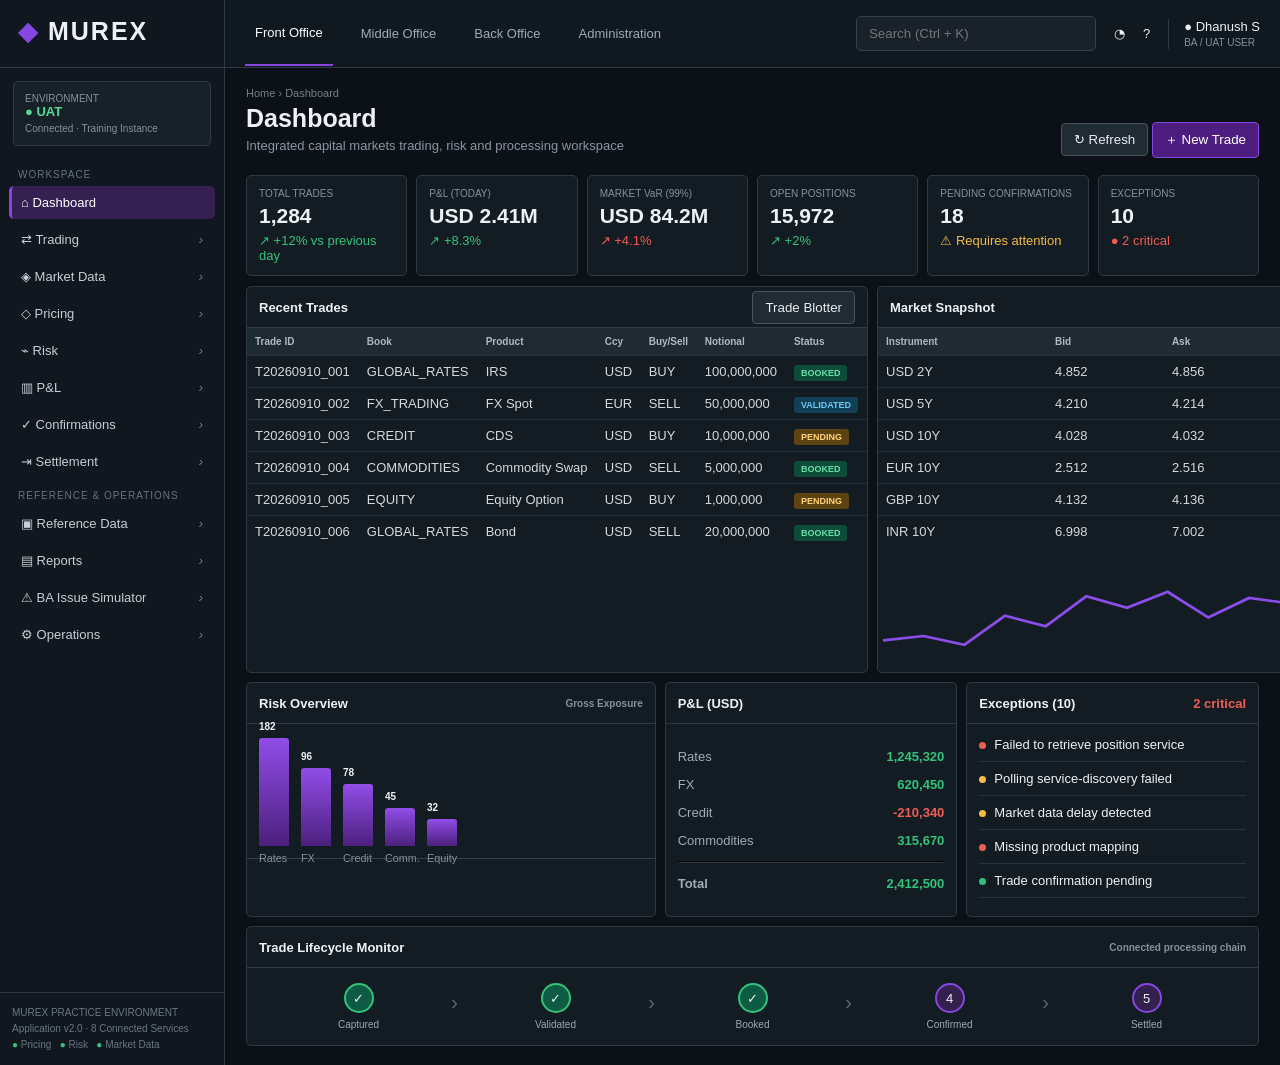
<file: index.html>
<!doctype html><html><head><meta charset="UTF-8"><meta name="viewport" content="width=device-width,initial-scale=1"><title>MUREX Enterprise Practice Environment</title><style>:root{--bg:#0b1117;--p:#141c23;--p2:#1b252e;--line:#2d3944;--t:#eef2f5;--m:#8996a1;--v:#8547df;--v2:#4e1d80;--teal:#009b91;--g:#32c27a;--y:#f4bb45;--r:#ee5d55}*{box-sizing:border-box}body{margin:0;background:var(--bg);color:var(--t);font:13px Segoe UI,Arial,sans-serif}.app{display:grid;grid-template-columns:225px 1fr;min-height:100vh}.side{background:#10171e;border-right:1px solid var(--line);display:flex;flex-direction:column}.logo{height:68px;padding:17px 18px;border-bottom:1px solid var(--line);font-size:25px;font-weight:800;letter-spacing:2px}.logo i{color:var(--v);font-style:normal}.env{margin:13px;background:#182128;border:1px solid var(--line);border-radius:5px;padding:11px}.env b{color:#56db95}.sec{padding:10px 18px 4px;color:#66747f;font-size:10px;text-transform:uppercase;letter-spacing:1px}.nav{margin:2px 9px;padding:9px 12px;border-radius:5px;color:#c6cfd6;cursor:pointer;display:flex;gap:10px;align-items:center}.nav:hover,.nav.active{background:#352052;color:#fff;border-left:3px solid var(--v);padding-left:9px}.arr{margin-left:auto;color:#74818b}.foot{margin-top:auto;border-top:1px solid var(--line);padding:12px;color:#697681;font-size:10px;line-height:1.6}.main{min-width:0}.top{height:68px;background:#111920;border-bottom:1px solid var(--line);display:flex;align-items:center;padding:0 20px;gap:18px}.top span{padding:24px 10px;color:#9faab3}.top span.active{color:#fff;border-bottom:2px solid var(--v)}.search{margin-left:auto;background:#19222a;border:1px solid #35434e;border-radius:5px;padding:9px 12px;color:white;width:240px}.user{border-left:1px solid var(--line);padding-left:15px}.work{padding:19px 21px}.crumb{color:#74818c;font-size:11px;margin-bottom:5px}.head{display:flex;justify-content:space-between;align-items:end}.head h1{margin:0;font-size:25px}.head p{margin:5px 0;color:var(--m)}button{border:1px solid #46545f;background:#202b34;color:#e8edf1;padding:8px 12px;border-radius:4px;cursor:pointer}button:hover{border-color:var(--v)}button.primary{background:var(--v2);border-color:var(--v);color:#fff}.kpis{display:grid;grid-template-columns:repeat(6,1fr);gap:9px;margin:17px 0 10px}.kpi,.panel{background:var(--p);border:1px solid var(--line);border-radius:5px}.kpi{padding:12px}.label{color:#84919c;font-size:10px}.val{font-size:21px;font-weight:700;margin:5px 0}.g{color:var(--g)}.y{color:var(--y)}.r{color:var(--r)}.grid{display:grid;grid-template-columns:2fr 1fr;gap:9px;margin-bottom:9px}.grid3{display:grid;grid-template-columns:1.4fr 1fr 1fr;gap:9px;margin-bottom:9px}.ph{height:41px;border-bottom:1px solid var(--line);padding:11px 12px;display:flex;justify-content:space-between;align-items:center;font-weight:700}.tablewrap{overflow:auto}.tbl{width:100%;border-collapse:collapse;min-width:620px}.tbl th{background:#202a32;color:#aeb9c2;text-align:left;padding:8px;font-size:10px}.tbl td{padding:8px;border-top:1px solid #27323b;color:#d3dbe0}.tbl tr:hover td{background:#1b252d}.badge{padding:3px 7px;border-radius:3px;font-size:9px;font-weight:700}.booked{background:#0c4c39;color:#68dda5}.validated{background:#103f56;color:#68c9f5}.pending{background:#5d4312;color:#ffd477}.error{background:#5b211e;color:#ff8e86}.module{padding:12px}.module p{color:#a0abb3}.chart{height:135px;padding:12px;display:flex;align-items:end;gap:12px;border-bottom:1px solid #35414a}.bar{width:30px;background:linear-gradient(#914de8,#4c207d);position:relative;border-radius:3px 3px 0 0}.bar b{position:absolute;top:-17px;font-size:10px}.bar small{position:absolute;bottom:-18px;color:#81909a}.line{height:125px;padding:5px}.line svg{width:100%;height:100%}.life{display:flex;padding:15px;gap:4px}.stage{flex:1;text-align:center;position:relative}.stage:after{content:'›';position:absolute;right:-3px;top:8px;color:#596771;font-size:20px}.stage:last-child:after{display:none}.circle{width:30px;height:30px;border-radius:50%;display:grid;place-items:center;margin:auto;background:#34204e;border:2px solid var(--v)}.done .circle{background:#0c5b42;border-color:#32c27a}.stage small{display:block;color:#9ca7af;margin-top:6px;font-size:10px}.alerts{padding:4px 12px}.alert{padding:9px 0;border-bottom:1px solid #27323b}.dot{display:inline-block;width:7px;height:7px;border-radius:50%;background:var(--g);margin-right:8px}.dot.y{background:var(--y)}.dot.r{background:var(--r)}.form{display:grid;grid-template-columns:repeat(3,1fr);gap:11px;padding:14px}.field label{display:block;color:#8996a1;font-size:10px;margin-bottom:5px}.field input,.field select,.field textarea{width:100%;background:#10171d;border:1px solid #35424d;color:#e8edf0;border-radius:4px;padding:9px}.field textarea{min-height:75px}.actions{padding:0 14px 14px;display:flex;gap:7px}.tabs{display:flex;gap:4px}.tab{padding:6px 9px;background:#1a242c;border-radius:4px;color:#8c98a2;cursor:pointer}.tab.active{background:#3a205b;color:#fff}.notice{margin:0 14px 14px;padding:10px;background:#123c2e;color:#79e3b1;border-radius:4px}.toast{display:none;position:fixed;right:20px;bottom:20px;padding:12px 16px;background:#14372b;border:1px solid #25865e;border-radius:5px;color:#a0f1c8}.cards{display:grid;grid-template-columns:repeat(3,1fr);gap:9px}.cards .panel{padding:14px}@media(max-width:1100px){.kpis{grid-template-columns:repeat(3,1fr)}.grid,.grid3{grid-template-columns:1fr}.top span{display:none}}@media(max-width:700px){.app{grid-template-columns:1fr}.side{display:none}.kpis{grid-template-columns:1fr 1fr}.form{grid-template-columns:1fr}.search{width:130px}.work{padding:13px}}
</style></head><body><div class="app"><aside class="side"><div class="logo"><i>◆</i> MUREX</div><div class="env"><div class="label">ENVIRONMENT</div><b>● UAT</b><div class="label" style="margin-top:4px">Connected · Training Instance</div></div><div class="sec">Workspace</div><div class="nav active" data-p="Dashboard">⌂ Dashboard</div><div class="nav" data-p="Trading">⇄ Trading <em class="arr">›</em></div><div class="nav" data-p="Market Data">◈ Market Data <em class="arr">›</em></div><div class="nav" data-p="Pricing">◇ Pricing <em class="arr">›</em></div><div class="nav" data-p="Risk">⌁ Risk <em class="arr">›</em></div><div class="nav" data-p="P&L">▥ P&L <em class="arr">›</em></div><div class="nav" data-p="Confirmations">✓ Confirmations <em class="arr">›</em></div><div class="nav" data-p="Settlement">⇥ Settlement <em class="arr">›</em></div><div class="sec">Reference & Operations</div><div class="nav" data-p="Reference Data">▣ Reference Data <em class="arr">›</em></div><div class="nav" data-p="Reports">▤ Reports <em class="arr">›</em></div><div class="nav" data-p="BA Issues">⚠ BA Issue Simulator <em class="arr">›</em></div><div class="nav" data-p="Operations">⚙ Operations <em class="arr">›</em></div><div class="foot">MUREX PRACTICE ENVIRONMENT<br>Application v2.0 · 8 Connected Services<br><span class="g">●</span> Pricing &nbsp; <span class="g">●</span> Risk &nbsp; <span class="g">●</span> Market Data</div></aside><main class="main"><header class="top"><span class="active">Front Office</span><span>Middle Office</span><span>Back Office</span><span>Administration</span><input class="search" placeholder="Search (Ctrl + K)"><div>◔</div><div>?</div><div class="user">● Dhanush S<br><small class="label">BA / UAT USER</small></div></header><section class="work"><div class="crumb">Home › <span id="crumb">Dashboard</span></div><div class="head"><div><h1 id="title">Dashboard</h1><p id="sub">Integrated capital markets trading, risk and processing workspace</p></div><div><button onclick="toast('Environment health check completed')">↻ Refresh</button> <button class="primary" onclick="go('Trading')">＋ New Trade</button></div></div><div id="page"></div></section></main></div><div id="toast" class="toast"></div><script>
const S={trades:[['T20260910_001','GLOBAL_RATES','IRS','USD','BUY','100,000,000','BOOKED'],['T20260910_002','FX_TRADING','FX Spot','EUR','SELL','50,000,000','VALIDATED'],['T20260910_003','CREDIT','CDS','USD','BUY','10,000,000','PENDING'],['T20260910_004','COMMODITIES','Commodity Swap','USD','SELL','5,000,000','BOOKED'],['T20260910_005','EQUITY','Equity Option','USD','BUY','1,000,000','PENDING'],['T20260910_006','GLOBAL_RATES','Bond','USD','SELL','20,000,000','BOOKED']],market:[['USD 2Y','4.852','4.856','4.854','+2.3'],['USD 5Y','4.210','4.214','4.212','+1.8'],['USD 10Y','4.028','4.032','4.030','+1.4'],['EUR 10Y','2.512','2.516','2.514','-0.6'],['GBP 10Y','4.132','4.136','4.134','+0.3'],['INR 10Y','6.998','7.002','7.000','+0.5']]};
function T(rows,heads){return '<div class="tablewrap"><table class="tbl"><tr>'+heads.map(h=>'<th>'+h+'</th>').join('')+'</tr>'+rows.map(r=>'<tr>'+r.map((x,i)=>'<td>'+(['BOOKED','VALIDATED','PENDING','CONFIRMED','SETTLED','FAILED'].includes(x)?'<span class="badge '+x.toLowerCase()+'">'+x+'</span>':x)+'</td>').join('')+'</tr>').join('')+'</table></div>'}
function dashboard(){return `<div class="kpis"><div class="kpi"><div class="label">TOTAL TRADES</div><div class="val">1,284</div><div class="g">↗ +12% vs previous day</div></div><div class="kpi"><div class="label">P&L (TODAY)</div><div class="val">USD 2.41M</div><div class="g">↗ +8.3%</div></div><div class="kpi"><div class="label">MARKET VaR (99%)</div><div class="val">USD 84.2M</div><div class="r">↗ +4.1%</div></div><div class="kpi"><div class="label">OPEN POSITIONS</div><div class="val">15,972</div><div class="g">↗ +2%</div></div><div class="kpi"><div class="label">PENDING CONFIRMATIONS</div><div class="val">18</div><div class="y">⚠ Requires attention</div></div><div class="kpi"><div class="label">EXCEPTIONS</div><div class="val">10</div><div class="r">● 2 critical</div></div></div><div class="grid"><div class="panel"><div class="ph">Recent Trades <button onclick="go('Trading')">Trade Blotter</button></div>${T(S.trades,['Trade ID','Book','Product','Ccy','Buy/Sell','Notional','Status'])}</div><div class="panel"><div class="ph">Market Snapshot <span class="label">Practice feed</span></div>${T(S.market,['Instrument','Bid','Ask','Last','Δ %'])}<div class="line"><svg viewBox="0 0 600 130" preserveAspectRatio="none"><polyline points="0,100 40,95 80,105 120,72 160,84 200,50 240,63 280,45 320,74 360,52 400,58 440,31 480,48 520,36 560,45 600,25" fill="none" stroke="#8a4de8" stroke-width="3"/></svg></div></div></div><div class="grid3"><div class="panel"><div class="ph">Risk Overview <span class="label">Gross Exposure</span></div><div class="chart"><div class="bar" style="height:108px"><b>182</b><small>Rates</small></div><div class="bar" style="height:78px"><b>96</b><small>FX</small></div><div class="bar" style="height:62px"><b>78</b><small>Credit</small></div><div class="bar" style="height:38px"><b>45</b><small>Comm.</small></div><div class="bar" style="height:27px"><b>32</b><small>Equity</small></div></div></div><div class="panel"><div class="ph">P&L (USD)</div><div class="module"><p>Rates <b class="g" style="float:right">1,245,320</b></p><p>FX <b class="g" style="float:right">620,450</b></p><p>Credit <b class="r" style="float:right">-210,340</b></p><p>Commodities <b class="g" style="float:right">315,670</b></p><hr style="border-color:#2d3944"><p><b>Total</b><b class="g" style="float:right">2,412,500</b></p></div></div><div class="panel"><div class="ph">Exceptions (10) <span class="r">2 critical</span></div><div class="alerts"><div class="alert"><i class="dot r"></i>Failed to retrieve position service</div><div class="alert"><i class="dot y"></i>Polling service-discovery failed</div><div class="alert"><i class="dot y"></i>Market data delay detected</div><div class="alert"><i class="dot r"></i>Missing product mapping</div><div class="alert"><i class="dot"></i>Trade confirmation pending</div></div></div></div><div class="panel"><div class="ph">Trade Lifecycle Monitor <span class="label">Connected processing chain</span></div><div class="life"><div class="stage done"><div class="circle">✓</div><small>Captured</small></div><div class="stage done"><div class="circle">✓</div><small>Validated</small></div><div class="stage done"><div class="circle">✓</div><small>Booked</small></div><div class="stage"><div class="circle">4</div><small>Confirmed</small></div><div class="stage"><div class="circle">5</div><small>Settled</small></div></div></div>`}
function trading(){return `<div class="grid"><div class="panel"><div class="ph">Trade Capture <span class="badge validated">UAT</span></div><div class="form"><div class="field"><label>Product Type</label><select id="prod"><option>FX Forward</option><option>FX Spot</option><option>Interest Rate Swap</option><option>Bond</option><option>CDS</option><option>Commodity Swap</option><option>Equity Option</option></select></div><div class="field"><label>Book</label><select><option>GLOBAL_RATES</option><option>FX_TRADING</option><option>CREDIT</option><option>COMMODITIES</option></select></div><div class="field"><label>Buy / Sell</label><select><option>BUY</option><option>SELL</option></select></div><div class="field"><label>Currency</label><input id="ccy" value="USD"></div><div class="field"><label>Notional</label><input id="notional" value="5000000"></div><div class="field"><label>Counterparty</label><select><option>Global Bank</option><option>Major Dealer</option><option>Investment Fund</option><option>Corporate Client</option></select></div><div class="field"><label>Trade Date</label><input type="date" value="2026-09-10"></div><div class="field"><label>Settlement Date</label><input type="date" value="2026-09-15"></div><div class="field"><label>Trade Rate</label><input value="1.1652"></div></div><div class="actions"><button onclick="validate()">✓ Validate</button><button class="primary" onclick="book()">▣ Validate & Book</button><button onclick="toast('Trade draft saved')">Save Draft</button></div><div id="msg"></div></div><div class="panel"><div class="ph">Processing & Connections</div><div class="module"><p><span class="g">●</span> Static Data Validation <b class="g" style="float:right">OK</b></p><p><span class="g">●</span> Product Mapping <b class="g" style="float:right">OK</b></p><p><span class="g">●</span> Market Data <b class="g" style="float:right">CONNECTED</b></p><p><span class="g">●</span> Pricing Engine <b class="g" style="float:right">CONNECTED</b></p><p><span class="g">●</span> Position Update <b class="g" style="float:right">READY</b></p><p><span class="y">●</span> Confirmation <b class="y" style="float:right">PENDING</b></p><p><span class="g">●</span> Settlement <b class="g" style="float:right">READY</b></p></div></div></div><div class="panel"><div class="ph">Trade Blotter <div class="tabs"><span class="tab active">All</span><span class="tab">Booked</span><span class="tab">Pending</span></div></div>${T(S.trades,['Trade ID','Book','Product','Ccy','Side','Notional','Status'])}</div>`}
function validate(){document.getElementById('msg').innerHTML='<div class="notice">✓ Validation successful — mandatory fields, static data and product mapping passed.</div>'}function book(){const id='T20260910_'+String(S.trades.length+1).padStart(3,'0');S.trades.unshift([id,'GLOBAL_RATES',document.getElementById('prod').value,document.getElementById('ccy').value,'BUY',Number(document.getElementById('notional').value||0).toLocaleString(),'BOOKED']);toast('Trade '+id+' booked and sent through lifecycle');go('Trading')}
function market(){return `<div class="panel"><div class="ph">Market Data Browser <div><button>Import Feed</button> <button class="primary" onclick="toast('Market data refresh completed')">↻ Refresh</button></div></div><div class="tabs" style="padding:10px"><span class="tab active">Rates</span><span class="tab">FX</span><span class="tab">Credit</span><span class="tab">Equity</span><span class="tab">Commodities</span><span class="tab">Volatility</span></div>${T(S.market,['Instrument','Bid','Ask','Last','Δ %'])}</div><div class="grid" style="margin-top:9px"><div class="panel"><div class="ph">Market Data Services</div><div class="module">${['Rates Feed','FX Spot Feed','Yield Curves','Volatility Surface','Reference Data','EOD Prices'].map(x=>`<p>● ${x}<b class="g" style="float:right">CONNECTED</b></p>`).join('')}</div></div><div class="panel"><div class="ph">Data Quality</div><div class="module"><div class="val g">99.97%</div><p>Completeness</p><div class="val">18 ms</div><p>Average feed latency</p></div></div></div>`}
function generic(name,extra=''){return `<div class="kpis"><div class="kpi"><div class="label">SERVICE STATUS</div><div class="val g">ONLINE</div><div class="g">● Connected</div></div><div class="kpi"><div class="label">RECORDS</div><div class="val">${name==='Risk'?'1,824':'4,821'}</div><div class="label">Practice data model</div></div><div class="kpi"><div class="label">EXCEPTIONS</div><div class="val y">12</div><div class="y">Requires attention</div></div></div><div class="panel"><div class="ph">${name} Workspace</div><div class="module"><p>${extra||'Enterprise workspace connected to the practice trading, market data, reference data and lifecycle model.'}</p><div class="cards"><div class="panel"><div class="label">INPUT</div><div class="val">Connected</div><p class="muted">Reference / transaction data</p></div><div class="panel"><div class="label">PROCESSING</div><div class="val g">Online</div><p class="muted">Validation / calculation engine</p></div><div class="panel"><div class="label">OUTPUT</div><div class="val">Ready</div><p class="muted">Reports / downstream lifecycle</p></div></div></div></div>`}
const pages={Dashboard:dashboard,Trading:trading,'Market Data':market,Pricing:()=>generic('Pricing','Pricing workspace for valuation, curves, models and repricing queues.'),Risk:()=>generic('Risk','Exposure, VaR, sensitivities, limits and risk aggregation workspace.'),'P&L':()=>generic('P&L','Daily, MTD and YTD P&L attribution by book, product and desk.'),Confirmations:()=>generic('Confirmations','Confirmation generation, matching, messaging and exception handling.'),Settlement:()=>generic('Settlement','Settlement instructions, value dates, cash movements and failed settlement monitoring.'),'Reference Data':()=>generic('Reference Data','Products, counterparties, books, currencies, calendars and settlement instructions.'),Reports:()=>generic('Reports','Trade, P&L, risk, position, market data and exception reporting.'),'BA Issues':()=>generic('BA Issue Simulator','Practice scenarios for reference-data, market-data, interface, configuration and lifecycle defects.'),Operations:()=>generic('Operations','Application services, event monitoring, health checks and integration connections.')};
function go(name){document.querySelectorAll('.nav').forEach(n=>n.classList.toggle('active',n.dataset.p===name));document.getElementById('title').textContent=name;document.getElementById('crumb').textContent=name;document.getElementById('sub').textContent=name==='Dashboard'?'Integrated capital markets trading, risk and processing workspace':'MUREX '+name+' workspace · connected practice data model';document.getElementById('page').innerHTML=pages[name]();window.scrollTo(0,0)}document.querySelectorAll('.nav').forEach(n=>n.onclick=()=>go(n.dataset.p));function toast(m){const t=document.getElementById('toast');t.textContent='✓ '+m;t.style.display='block';setTimeout(()=>t.style.display='none',2500)}go('Dashboard');</script></body></html>
</file>
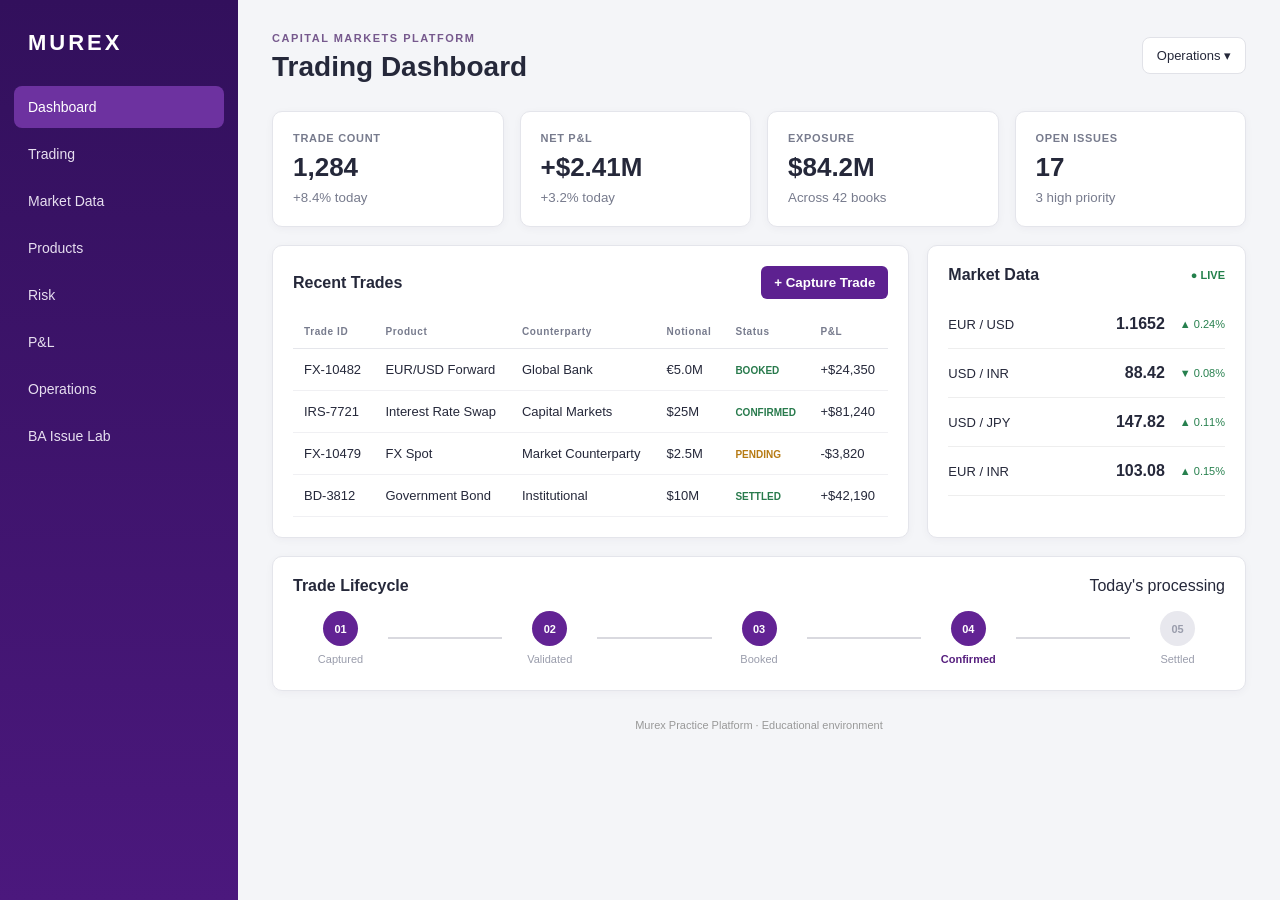
<file: frontend/index.html>
<!doctype html>
<html lang="en"><head><meta charset="UTF-8"><meta name="viewport" content="width=device-width,initial-scale=1.0"><title>Murex</title><link rel="stylesheet" href="./style.css"></head><body><div class="app"><aside><div class="brand">MUREX</div><nav><a class="active" href="#dashboard">Dashboard</a><a href="#trades">Trading</a><a href="#market">Market Data</a><a href="#products">Products</a><a href="#risk">Risk</a><a href="#pnl">P&L</a><a href="#ops">Operations</a><a href="#ba">BA Issue Lab</a></nav></aside><main><header><div><span class="eyebrow">CAPITAL MARKETS PLATFORM</span><h1>Trading Dashboard</h1></div><div class="user">Operations ▾</div></header><section class="cards"><div class="card"><span>TRADE COUNT</span><strong>1,284</strong><small>+8.4% today</small></div><div class="card"><span>NET P&L</span><strong>+$2.41M</strong><small>+3.2% today</small></div><div class="card"><span>EXPOSURE</span><strong>$84.2M</strong><small>Across 42 books</small></div><div class="card"><span>OPEN ISSUES</span><strong>17</strong><small>3 high priority</small></div></section><section class="grid"><div class="panel wide"><div class="panel-head"><h2>Recent Trades</h2><button>+ Capture Trade</button></div><table><thead><tr><th>Trade ID</th><th>Product</th><th>Counterparty</th><th>Notional</th><th>Status</th><th>P&L</th></tr></thead><tbody><tr><td>FX-10482</td><td>EUR/USD Forward</td><td>Global Bank</td><td>€5.0M</td><td><b class="ok">BOOKED</b></td><td>+$24,350</td></tr><tr><td>IRS-7721</td><td>Interest Rate Swap</td><td>Capital Markets</td><td>$25M</td><td><b class="ok">CONFIRMED</b></td><td>+$81,240</td></tr><tr><td>FX-10479</td><td>FX Spot</td><td>Market Counterparty</td><td>$2.5M</td><td><b class="warn">PENDING</b></td><td>-$3,820</td></tr><tr><td>BD-3812</td><td>Government Bond</td><td>Institutional</td><td>$10M</td><td><b class="ok">SETTLED</b></td><td>+$42,190</td></tr></tbody></table></div><div class="panel"><div class="panel-head"><h2>Market Data</h2><span class="live">● LIVE</span></div><div class="quote"><span>EUR / USD</span><strong>1.1652</strong><i>▲ 0.24%</i></div><div class="quote"><span>USD / INR</span><strong>88.42</strong><i>▼ 0.08%</i></div><div class="quote"><span>USD / JPY</span><strong>147.82</strong><i>▲ 0.11%</i></div><div class="quote"><span>EUR / INR</span><strong>103.08</strong><i>▲ 0.15%</i></div></div></section><section class="panel lifecycle"><div class="panel-head"><h2>Trade Lifecycle</h2><span>Today's processing</span></div><div class="steps"><div class="step done"><b>01</b><span>Captured</span></div><div class="line"></div><div class="step done"><b>02</b><span>Validated</span></div><div class="line"></div><div class="step done"><b>03</b><span>Booked</span></div><div class="line"></div><div class="step current"><b>04</b><span>Confirmed</span></div><div class="line"></div><div class="step"><b>05</b><span>Settled</span></div></div></section><footer>Murex Practice Platform · Educational environment</footer></main></div></body></html>
</file>
<file: frontend/style.css>
*{box-sizing:border-box}body{margin:0;font-family:Inter,Segoe UI,Arial,sans-serif;background:#f4f5f8;color:#25283a}.app{display:flex;min-height:100vh}aside{width:238px;background:linear-gradient(180deg,#32105c,#4b187d);color:#fff;padding:24px 14px}.brand{font-size:22px;font-weight:800;letter-spacing:3px;padding:6px 14px 30px}nav{display:flex;flex-direction:column;gap:5px}nav a{color:#e7dff0;text-decoration:none;padding:13px 14px;border-radius:8px;font-size:14px}nav a:hover,nav a.active{background:#6d32a0;color:#fff}main{flex:1;padding:28px 34px;overflow:auto}header{display:flex;justify-content:space-between;align-items:center;margin-bottom:28px}.eyebrow{font-size:11px;letter-spacing:1.5px;color:#76598d;font-weight:700}h1{margin:5px 0 0;font-size:28px}.user{background:#fff;border:1px solid #e1e2e8;padding:10px 14px;border-radius:8px;font-size:13px}.cards{display:grid;grid-template-columns:repeat(4,1fr);gap:16px;margin-bottom:18px}.card,.panel{background:#fff;border:1px solid #e4e5eb;border-radius:10px;box-shadow:0 2px 8px #2c17400a}.card{padding:20px}.card span{display:block;font-size:11px;color:#777b8d;font-weight:700;letter-spacing:.7px}.card strong{display:block;font-size:26px;margin:8px 0 5px}.card small{color:#777b8d}.grid{display:grid;grid-template-columns:2fr 1fr;gap:18px}.panel{padding:20px;margin-bottom:18px}.panel-head{display:flex;align-items:center;justify-content:space-between;margin-bottom:16px}h2{font-size:16px;margin:0}.panel-head button{border:0;background:#5d2190;color:#fff;border-radius:6px;padding:9px 13px;font-weight:600}.live{font-size:11px;color:#23804b;font-weight:700}table{width:100%;border-collapse:collapse;font-size:13px}th{text-align:left;color:#777b8d;font-size:10px;letter-spacing:.6px;padding:11px;border-bottom:1px solid #e5e6eb}td{padding:13px 11px;border-bottom:1px solid #f0f0f3}.ok{color:#287a4c;font-size:10px}.warn{color:#b67a13;font-size:10px}.quote{display:grid;grid-template-columns:1fr auto auto;gap:15px;align-items:center;padding:15px 0;border-bottom:1px solid #eee;font-size:13px}.quote strong{font-size:16px}.quote i{font-style:normal;font-size:11px;color:#27804e}.lifecycle{padding-bottom:25px}.steps{display:flex;align-items:center}.step{display:flex;flex-direction:column;align-items:center;gap:7px;color:#9a9dac;min-width:95px}.step b{width:35px;height:35px;border-radius:50%;display:grid;place-items:center;background:#e8e8ee;font-size:11px}.step.done b,.step.current b{background:#622394;color:#fff}.step.current span{color:#57207f;font-weight:700}.step span{font-size:11px}.line{height:2px;background:#d9d9df;flex:1}footer{text-align:center;color:#999;font-size:11px;padding:10px}@media(max-width:900px){aside{width:190px}.cards{grid-template-columns:1fr 1fr}.grid{grid-template-columns:1fr}}
</file>
